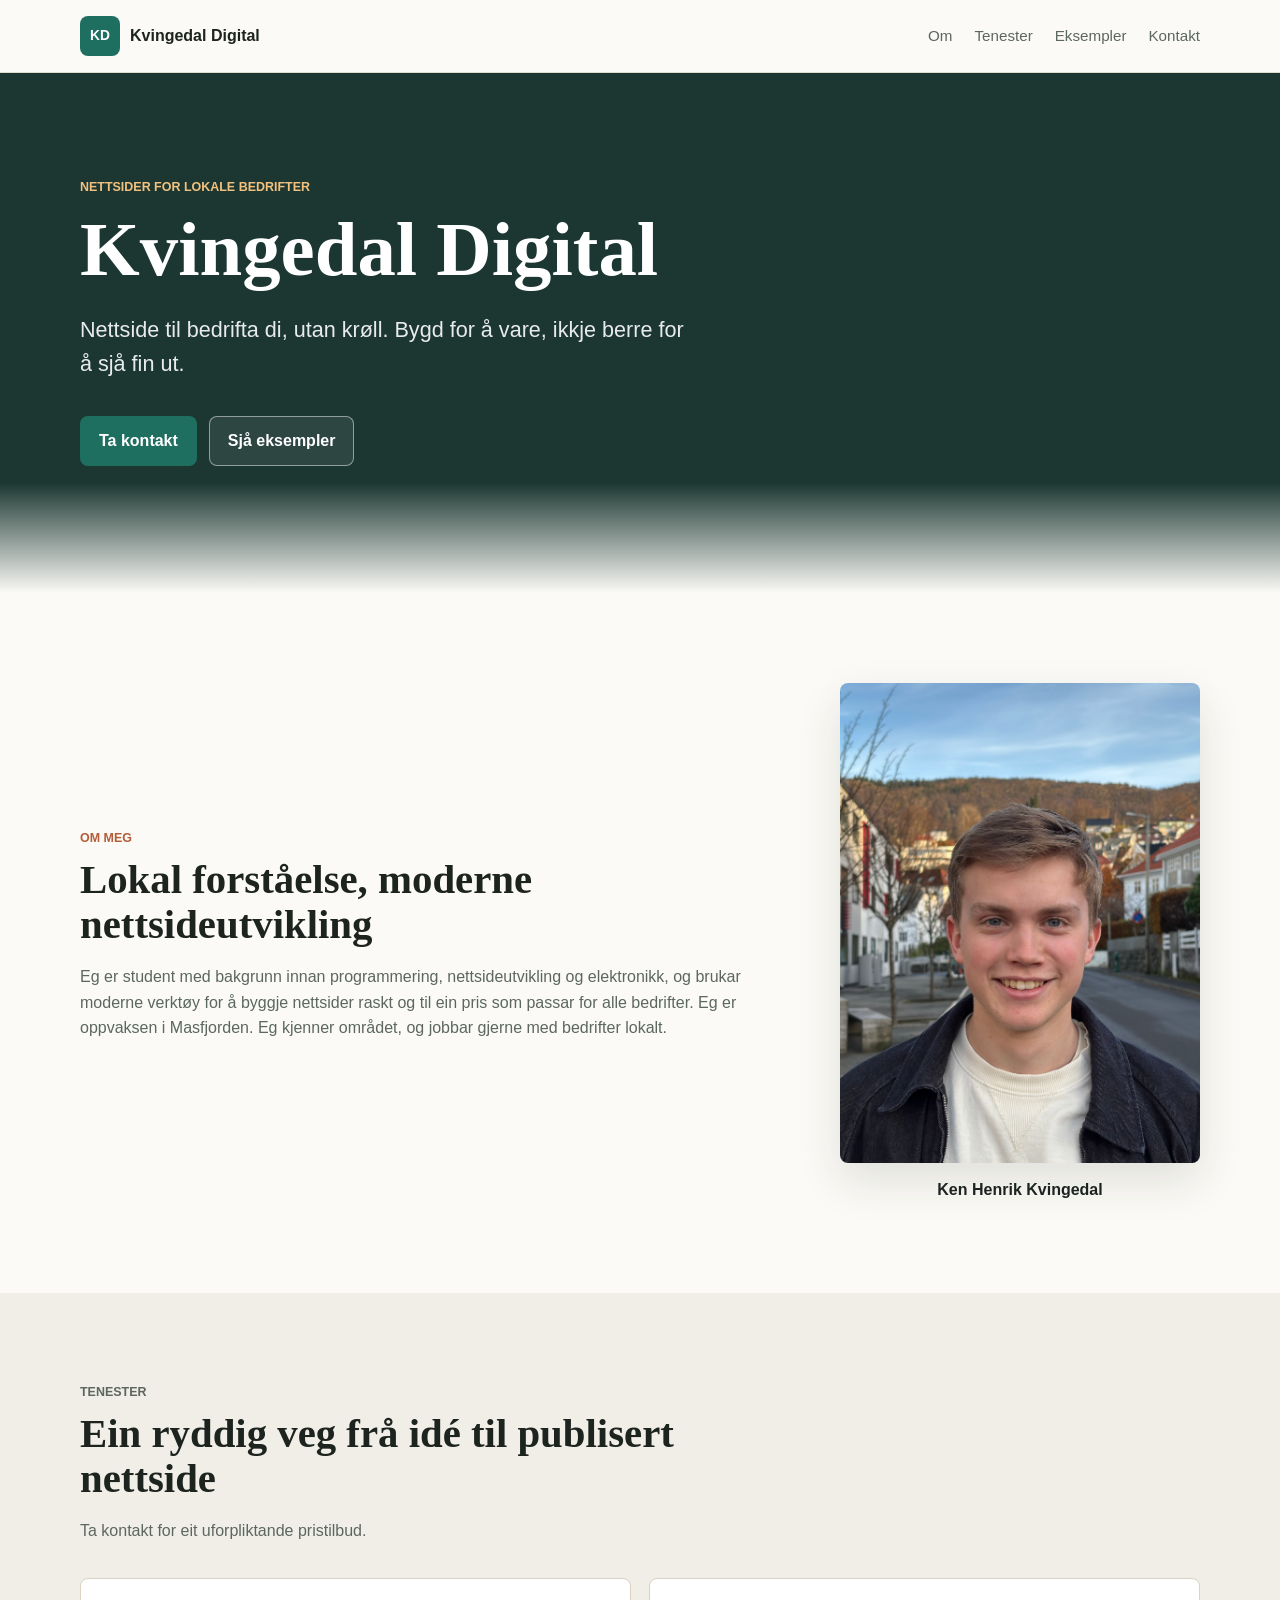
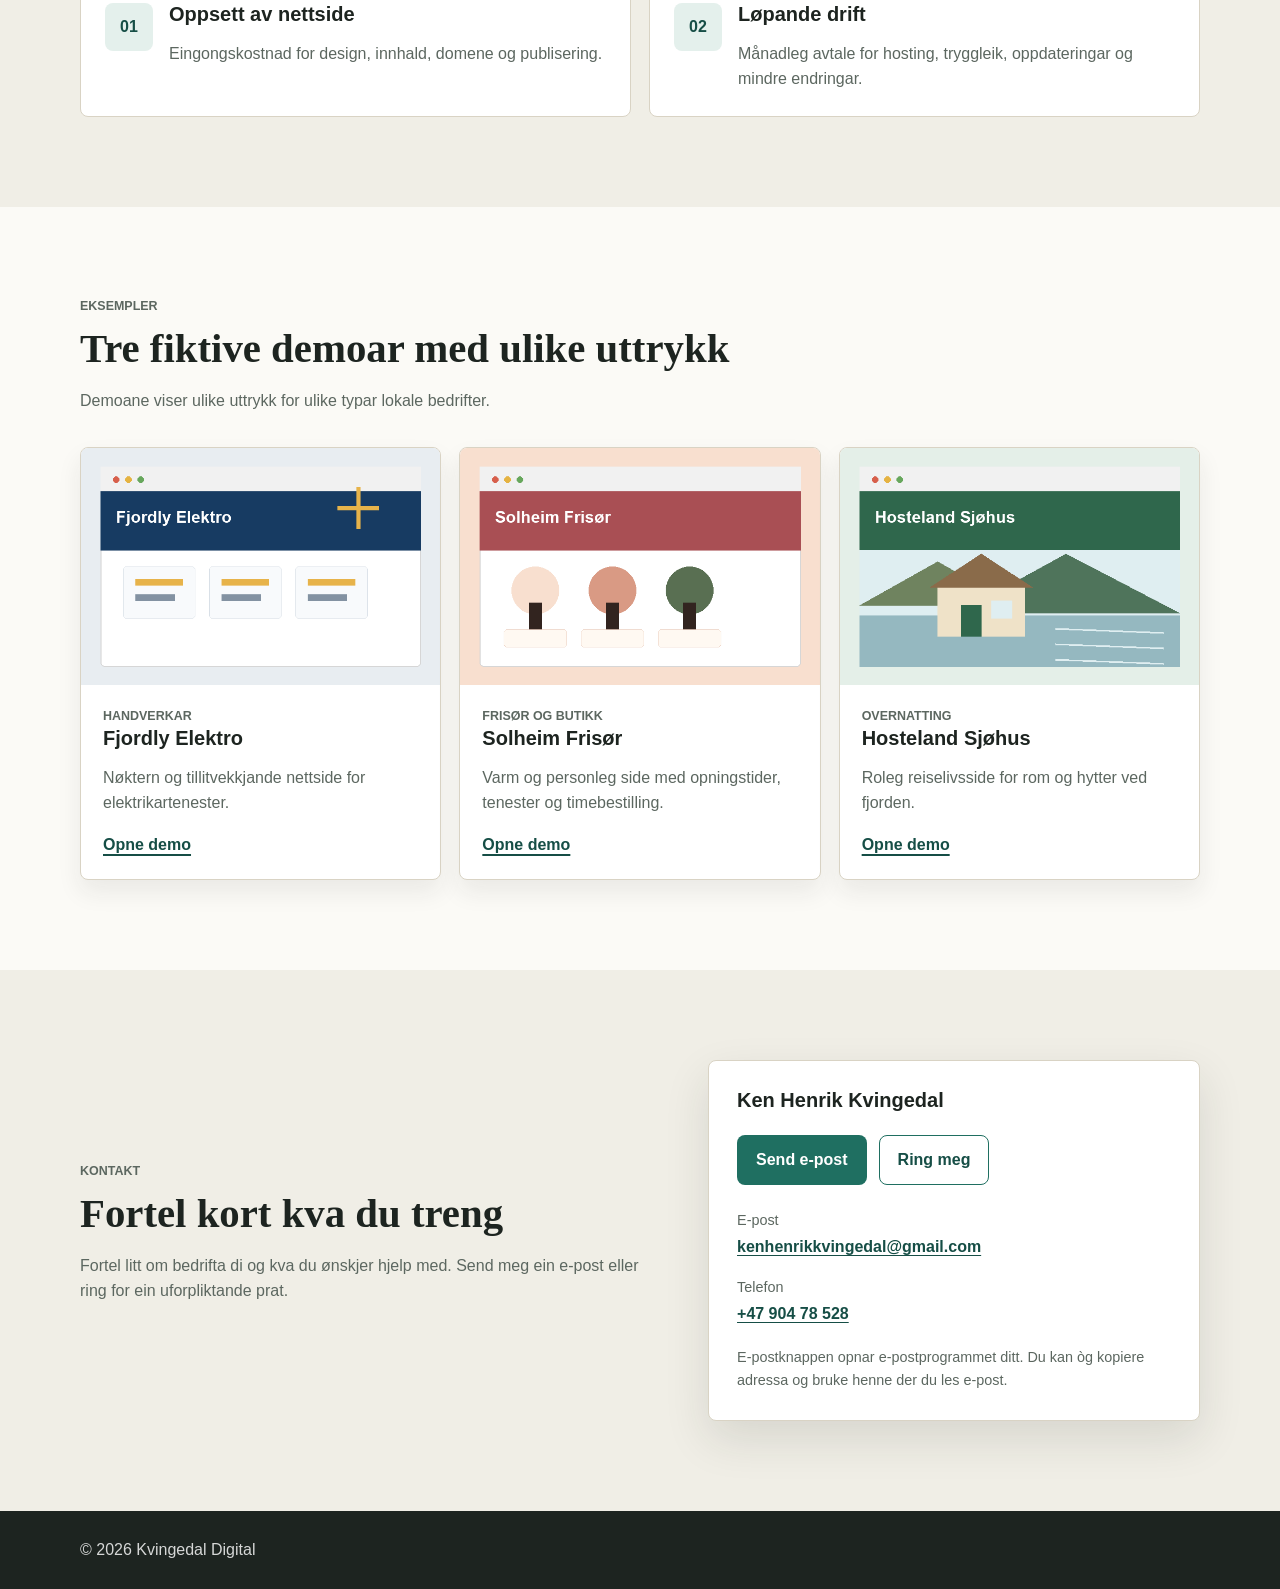
<file: index.html>
<!doctype html>
<html lang="nn">
  <head>
    <meta charset="utf-8">
    <meta name="viewport" content="width=device-width, initial-scale=1">
    <title>Kvingedal Digital | Nettsider for lokale bedrifter</title>
    <meta
      name="description"
      content="Kvingedal Digital byggjer ryddige, raske nettsider for lokale bedrifter i Nordhordland og Bergen."
    >
    <meta property="og:title" content="Kvingedal Digital | Nettsider for lokale bedrifter">
    <meta
      property="og:description"
      content="Nettside til bedrifta di, utan krøll. Bygd for å vare, ikkje berre for å sjå fin ut."
    >
    <meta property="og:type" content="website">
    <meta property="og:image" content="https://elockbuster.github.io/kvingedaldigital/assets/og-kvingedal-digital.png">
    <meta property="og:image:type" content="image/png">
    <meta property="og:image:width" content="1731">
    <meta property="og:image:height" content="909">
    <meta property="og:image:alt" content="Kvingedal Digital – Nettsider for lokale bedrifter">
    <meta property="og:locale" content="nn_NO">
    <link rel="icon" href="./favicon.svg?v=2" type="image/svg+xml">
    <link rel="manifest" href="./site.webmanifest">
    <link rel="stylesheet" href="./styles.css?v=6">
  </head>
  <body>
    <a class="skip-link" href="#innhold">Hopp til innhald</a>

    <header class="site-header">
      <nav class="nav" aria-label="Hovudmeny">
        <a class="brand" href="./" aria-label="Kvingedal Digital heim">
          <span class="brand-mark" aria-hidden="true">KD</span>
          <span>Kvingedal Digital</span>
        </a>
        <button class="nav-toggle" type="button" aria-expanded="false" aria-controls="nav-links">
          <span class="sr-only">Opne meny</span>
          <span aria-hidden="true"></span>
          <span aria-hidden="true"></span>
          <span aria-hidden="true"></span>
        </button>
        <div class="nav-links" id="nav-links">
          <a href="#om">Om</a>
          <a href="#tjenester">Tenester</a>
          <a href="#eksempler">Eksempler</a>
          <a href="#kontakt">Kontakt</a>
        </div>
      </nav>
    </header>

    <main id="innhold">
      <section class="hero" aria-labelledby="hero-title">
        <div class="container hero-inner">
          <p class="eyebrow">Nettsider for lokale bedrifter</p>
          <h1 id="hero-title">Kvingedal Digital</h1>
          <p class="hero-text">
            Nettside til bedrifta di, utan krøll. Bygd for å vare, ikkje berre for å sjå fin ut.
          </p>
          <div class="hero-actions">
            <a class="button primary" href="#kontakt">Ta kontakt</a>
            <a class="button secondary" href="#eksempler">Sjå eksempler</a>
          </div>
        </div>
      </section>

      <section class="intro-band" id="om" aria-labelledby="om-title">
        <div class="container intro-content">
          <div>
            <p class="section-label">Om meg</p>
            <h2 id="om-title">Lokal forståelse, moderne nettsideutvikling</h2>
            <p>
              Eg er student med bakgrunn innan programmering, nettsideutvikling og elektronikk,
              og brukar moderne verktøy for å byggje nettsider raskt og til ein pris som passar
              for alle bedrifter. Eg er oppvaksen i Masfjorden. Eg kjenner området,
              og jobbar gjerne med bedrifter lokalt.
            </p>
          </div>
          <figure class="portrait-figure">
            <img
              class="portrait"
              src="./assets/portrett.jpeg"
              alt="Portrett av Ken Henrik Kvingedal"
              width="3074"
              height="4098"
              loading="lazy"
              decoding="async"
            >
            <figcaption>Ken Henrik Kvingedal</figcaption>
          </figure>
        </div>
      </section>

      <section class="services-section" id="tjenester" aria-labelledby="tjenester-title">
        <div class="container">
          <div class="section-heading">
            <p class="section-label">Tenester</p>
            <h2 id="tjenester-title">Ein ryddig veg frå idé til publisert nettside</h2>
            <p>Ta kontakt for eit uforpliktande pristilbud.</p>
          </div>

          <div class="service-list">
            <article class="service-item">
              <div class="service-icon" aria-hidden="true">01</div>
              <div>
                <h3>Oppsett av nettside</h3>
                <p>Eingongskostnad for design, innhald, domene og publisering.</p>
              </div>
            </article>
            <article class="service-item">
              <div class="service-icon" aria-hidden="true">02</div>
              <div>
                <h3>Løpande drift</h3>
                <p>Månadleg avtale for hosting, tryggleik, oppdateringar og mindre endringar.</p>
              </div>
            </article>
          </div>
        </div>
      </section>

      <section class="examples-section" id="eksempler" aria-labelledby="eksempler-title">
        <div class="container">
          <div class="section-heading">
            <p class="section-label">Eksempler</p>
            <h2 id="eksempler-title">Tre fiktive demoar med ulike uttrykk</h2>
            <p>Demoane viser ulike uttrykk for ulike typar lokale bedrifter.</p>
          </div>

          <div class="demo-grid">
            <article class="demo-card">
              <img src="./assets/demo-handverker.png" alt="Førehandsvising av demo for Fjordly Elektro" width="700" height="460">
              <div class="demo-card-body">
                <p class="demo-type">Handverkar</p>
                <h3>Fjordly Elektro</h3>
                <p>Nøktern og tillitvekkjande nettside for elektrikartenester.</p>
                <a class="text-link" href="./demo/handverker.html" target="_blank" rel="noopener">Opne demo</a>
              </div>
            </article>
            <article class="demo-card">
              <img src="./assets/demo-frisor.png" alt="Førehandsvising av demo for Solheim Frisør" width="700" height="460">
              <div class="demo-card-body">
                <p class="demo-type">Frisør og butikk</p>
                <h3>Solheim Frisør</h3>
                <p>Varm og personleg side med opningstider, tenester og timebestilling.</p>
                <a class="text-link" href="./demo/frisor.html" target="_blank" rel="noopener">Opne demo</a>
              </div>
            </article>
            <article class="demo-card">
              <img src="./assets/demo-overnatting.png" alt="Førehandsvising av demo for Hosteland Sjøhus" width="700" height="460">
              <div class="demo-card-body">
                <p class="demo-type">Overnatting</p>
                <h3>Hosteland Sjøhus</h3>
                <p>Roleg reiselivsside for rom og hytter ved fjorden.</p>
                <a class="text-link" href="./demo/overnatting.html" target="_blank" rel="noopener">Opne demo</a>
              </div>
            </article>
          </div>
        </div>
      </section>

      <section class="contact-section" id="kontakt" aria-labelledby="kontakt-title">
        <div class="container contact-grid">
          <div>
            <p class="section-label">Kontakt</p>
            <h2 id="kontakt-title">Fortel kort kva du treng</h2>
            <p>
              Fortel litt om bedrifta di og kva du ønskjer hjelp med.
              Send meg ein e-post eller ring for ein uforpliktande prat.
            </p>
          </div>

          <div class="contact-card">
            <h3>Ken Henrik Kvingedal</h3>
            <div class="contact-actions">
              <a class="button primary" href="mailto:kenhenrikkvingedal@gmail.com">Send e-post</a>
              <a class="button outline" href="tel:+4790478528">Ring meg</a>
            </div>
            <dl class="contact-details">
              <div>
                <dt>E-post</dt>
                <dd><a href="mailto:kenhenrikkvingedal@gmail.com">kenhenrikkvingedal@gmail.com</a></dd>
              </div>
              <div>
                <dt>Telefon</dt>
                <dd><a href="tel:+4790478528">+47 904 78 528</a></dd>
              </div>
            </dl>
            <p class="contact-note">E-postknappen opnar e-postprogrammet ditt. Du kan òg kopiere adressa og bruke henne der du les e-post.</p>
          </div>
        </div>
      </section>
    </main>

    <footer class="footer">
      <div class="container footer-inner">
        <p>© 2026 Kvingedal Digital</p>
      </div>
    </footer>

    <script src="./script.js?v=3"></script>
  </body>
</html>
</file>
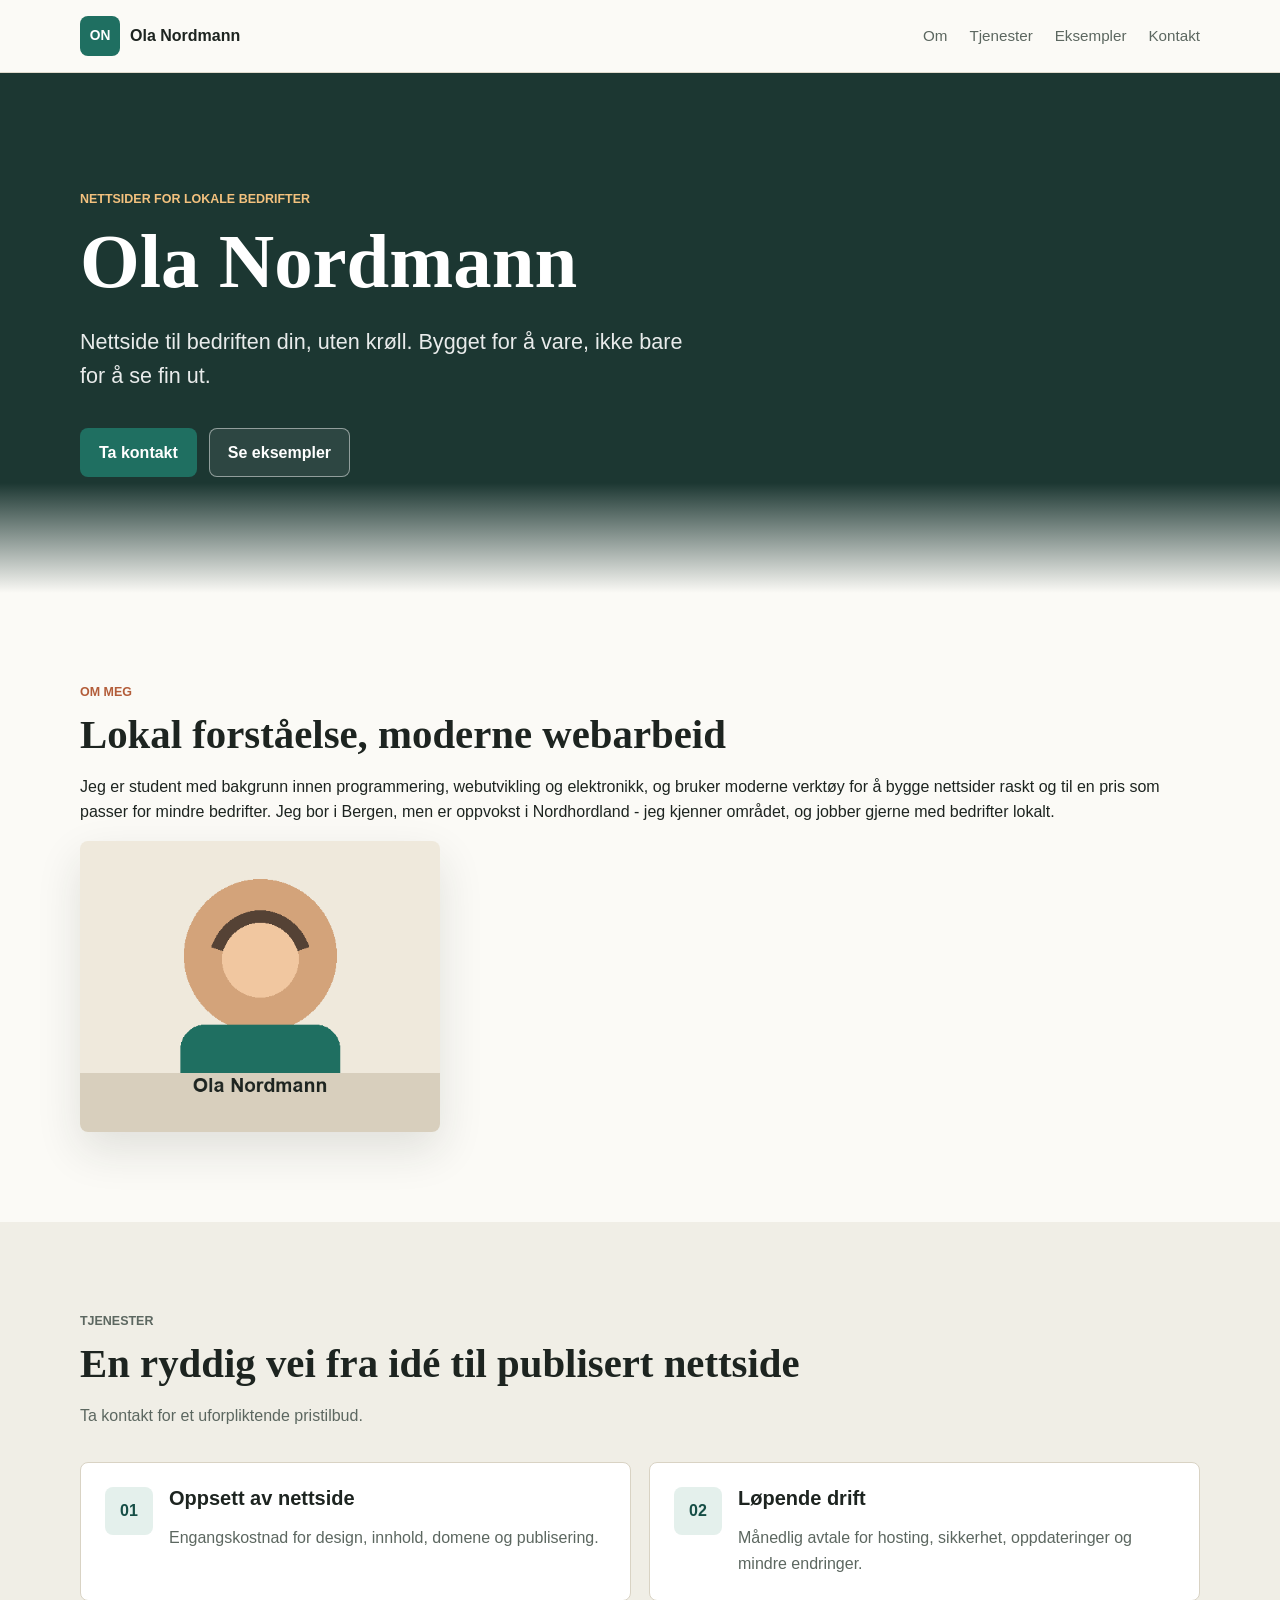
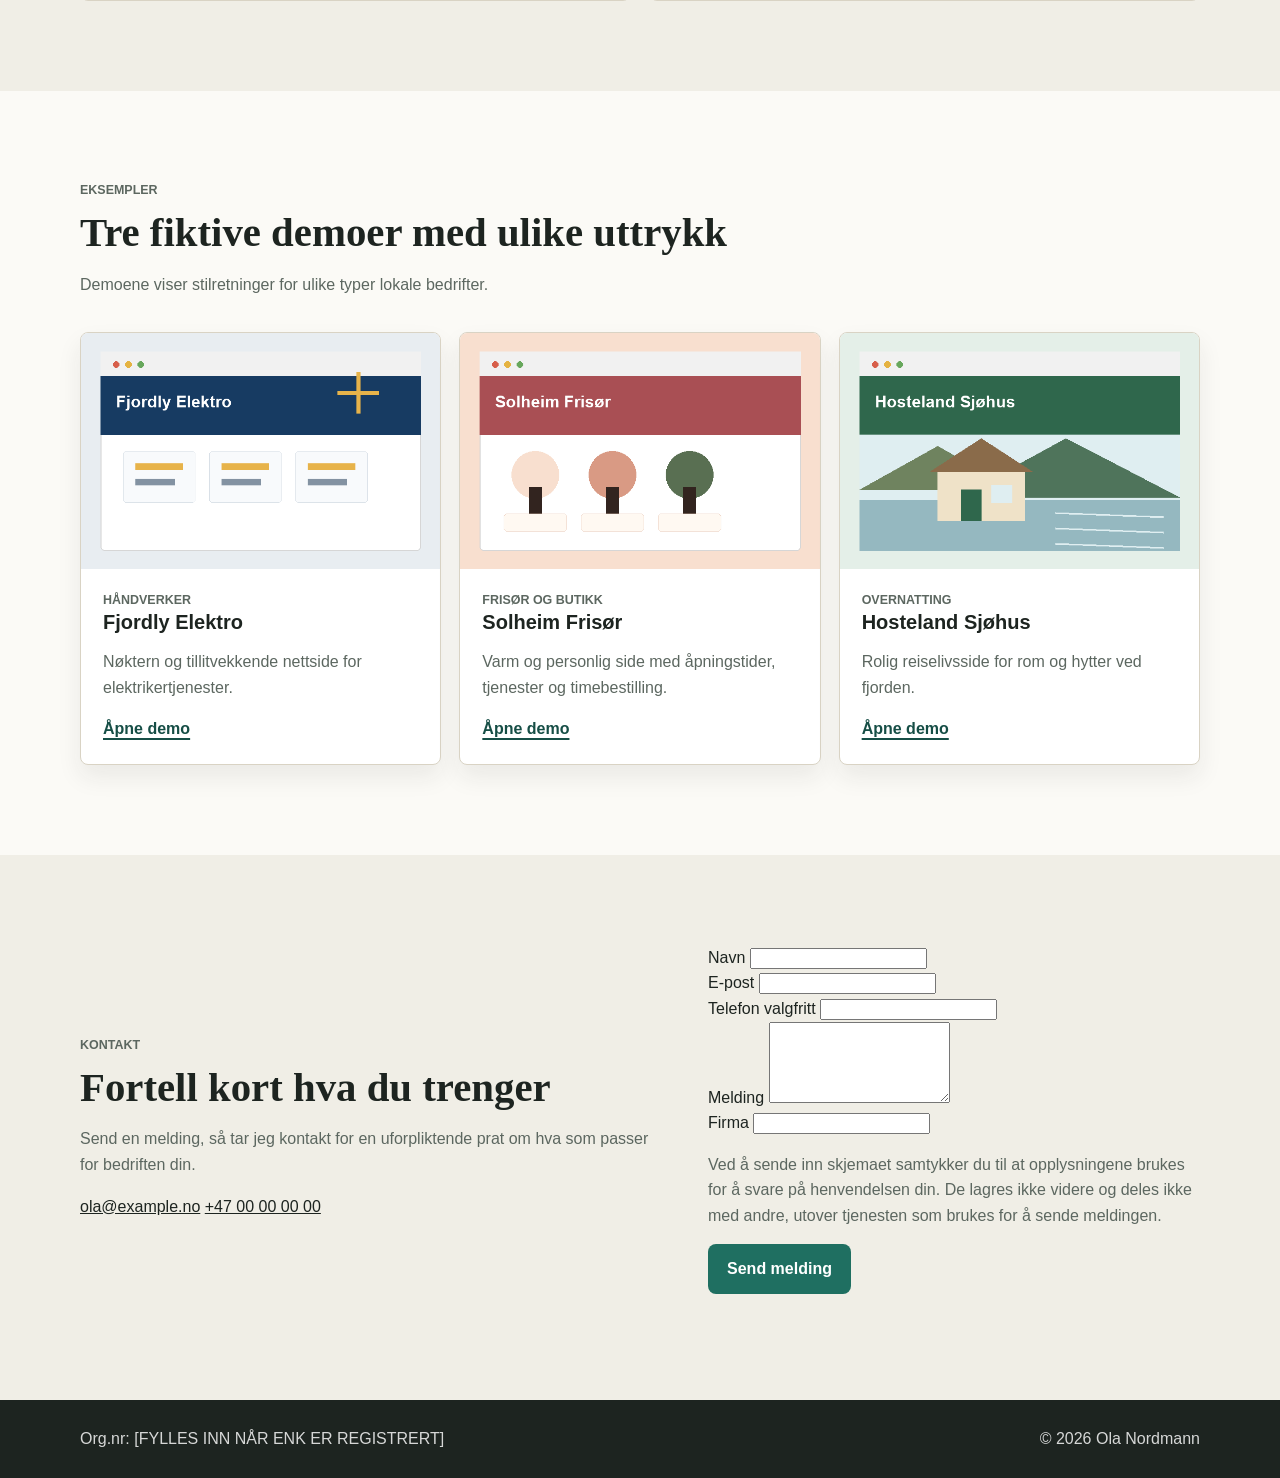
<file: main.html>
<!doctype html>
<html lang="no">
  <head>
    <meta charset="utf-8">
    <meta name="viewport" content="width=device-width, initial-scale=1">
    <title>Ola Nordmann | Nettsider for lokale bedrifter</title>
    <meta
      name="description"
      content="Ola Nordmann bygger ryddige, raske nettsider for lokale bedrifter i Nordhordland og Bergen."
    >
    <meta property="og:title" content="Ola Nordmann | Nettsider for lokale bedrifter">
    <meta
      property="og:description"
      content="Nettside til bedriften din, uten krøll. Bygget for å vare, ikke bare for å se fin ut."
    >
    <meta property="og:type" content="website">
    <meta property="og:image" content="/assets/og-image.png">
    <meta property="og:locale" content="nb_NO">
    <link rel="icon" href="/favicon.svg" type="image/svg+xml">
    <link rel="manifest" href="/site.webmanifest">
    <link rel="stylesheet" href="/styles.css?v=1">
  </head>
  <body>
    <a class="skip-link" href="#innhold">Hopp til innhold</a>

    <header class="site-header">
      <nav class="nav" aria-label="Hovedmeny">
        <a class="brand" href="/" aria-label="Ola Nordmann hjem">
          <span class="brand-mark" aria-hidden="true">ON</span>
          <span>Ola Nordmann</span>
        </a>
        <button class="nav-toggle" type="button" aria-expanded="false" aria-controls="nav-links">
          <span class="sr-only">Åpne meny</span>
          <span aria-hidden="true"></span>
          <span aria-hidden="true"></span>
          <span aria-hidden="true"></span>
        </button>
        <div class="nav-links" id="nav-links">
          <a href="#om">Om</a>
          <a href="#tjenester">Tjenester</a>
          <a href="#eksempler">Eksempler</a>
          <a href="#kontakt">Kontakt</a>
        </div>
      </nav>
    </header>

    <main id="innhold">
      <section class="hero" aria-labelledby="hero-title">
        <div class="hero-bg" aria-hidden="true"></div>
        <div class="container hero-inner">
          <p class="eyebrow">Nettsider for lokale bedrifter</p>
          <h1 id="hero-title">Ola Nordmann</h1>
          <p class="hero-text">
            Nettside til bedriften din, uten krøll. Bygget for å vare, ikke bare for å se fin ut.
          </p>
          <div class="hero-actions">
            <a class="button primary" href="#kontakt">Ta kontakt</a>
            <a class="button secondary" href="#eksempler">Se eksempler</a>
          </div>
        </div>
      </section>

      <section class="intro-band" id="om" aria-labelledby="om-title">
        <div class="container intro-grid">
          <div>
            <p class="section-label">Om meg</p>
            <h2 id="om-title">Lokal forståelse, moderne webarbeid</h2>
            <p>
              Jeg er student med bakgrunn innen programmering, webutvikling og elektronikk,
              og bruker moderne verktøy for å bygge nettsider raskt og til en pris som passer
              for mindre bedrifter. Jeg bor i Bergen, men er oppvokst i Nordhordland - jeg
              kjenner området, og jobber gjerne med bedrifter lokalt.
            </p>
          </div>
          <img
            class="portrait"
            src="/assets/profile-placeholder.png"
            alt="Illustrert profilplassholder for Ola Nordmann"
            width="520"
            height="420"
          >
        </div>
      </section>

      <section class="services-section" id="tjenester" aria-labelledby="tjenester-title">
        <div class="container">
          <div class="section-heading">
            <p class="section-label">Tjenester</p>
            <h2 id="tjenester-title">En ryddig vei fra idé til publisert nettside</h2>
            <p>Ta kontakt for et uforpliktende pristilbud.</p>
          </div>

          <div class="service-list">
            <article class="service-item">
              <div class="service-icon" aria-hidden="true">01</div>
              <div>
                <h3>Oppsett av nettside</h3>
                <p>Engangskostnad for design, innhold, domene og publisering.</p>
              </div>
            </article>
            <article class="service-item">
              <div class="service-icon" aria-hidden="true">02</div>
              <div>
                <h3>Løpende drift</h3>
                <p>Månedlig avtale for hosting, sikkerhet, oppdateringer og mindre endringer.</p>
              </div>
            </article>
          </div>
        </div>
      </section>

      <section class="examples-section" id="eksempler" aria-labelledby="eksempler-title">
        <div class="container">
          <div class="section-heading">
            <p class="section-label">Eksempler</p>
            <h2 id="eksempler-title">Tre fiktive demoer med ulike uttrykk</h2>
            <p>Demoene viser stilretninger for ulike typer lokale bedrifter.</p>
          </div>

          <div class="demo-grid">
            <article class="demo-card">
              <img src="/assets/demo-handverker.png" alt="Forhåndsvisning av demo for Fjordly Elektro" width="700" height="460">
              <div class="demo-card-body">
                <p class="demo-type">Håndverker</p>
                <h3>Fjordly Elektro</h3>
                <p>Nøktern og tillitvekkende nettside for elektrikertjenester.</p>
                <a class="text-link" href="/demo/handverker.html" target="_blank" rel="noopener">Åpne demo</a>
              </div>
            </article>
            <article class="demo-card">
              <img src="/assets/demo-frisor.png" alt="Forhåndsvisning av demo for Solheim Frisør" width="700" height="460">
              <div class="demo-card-body">
                <p class="demo-type">Frisør og butikk</p>
                <h3>Solheim Frisør</h3>
                <p>Varm og personlig side med åpningstider, tjenester og timebestilling.</p>
                <a class="text-link" href="/demo/frisor.html" target="_blank" rel="noopener">Åpne demo</a>
              </div>
            </article>
            <article class="demo-card">
              <img src="/assets/demo-overnatting.png" alt="Forhåndsvisning av demo for Hosteland Sjøhus" width="700" height="460">
              <div class="demo-card-body">
                <p class="demo-type">Overnatting</p>
                <h3>Hosteland Sjøhus</h3>
                <p>Rolig reiselivsside for rom og hytter ved fjorden.</p>
                <a class="text-link" href="/demo/overnatting.html" target="_blank" rel="noopener">Åpne demo</a>
              </div>
            </article>
          </div>
        </div>
      </section>

      <section class="contact-section" id="kontakt" aria-labelledby="kontakt-title">
        <div class="container contact-grid">
          <div>
            <p class="section-label">Kontakt</p>
            <h2 id="kontakt-title">Fortell kort hva du trenger</h2>
            <p>
              Send en melding, så tar jeg kontakt for en uforpliktende prat om hva som passer
              for bedriften din.
            </p>
            <div class="contact-lines" aria-label="Kontaktinformasjon">
              <a href="mailto:ola@example.no">ola@example.no</a>
              <a href="tel:+4700000000">+47 00 00 00 00</a>
            </div>
          </div>

          <form class="contact-form" id="contact-form" novalidate>
            <div class="form-row">
              <label for="name">Navn</label>
              <input id="name" name="name" type="text" autocomplete="name" required>
            </div>
            <div class="form-row">
              <label for="email">E-post</label>
              <input id="email" name="email" type="email" autocomplete="email" required>
            </div>
            <div class="form-row">
              <label for="phone">Telefon <span>valgfritt</span></label>
              <input id="phone" name="phone" type="tel" autocomplete="tel">
            </div>
            <div class="form-row">
              <label for="message">Melding</label>
              <textarea id="message" name="message" rows="5" required></textarea>
            </div>
            <div class="honeypot" aria-hidden="true">
              <label for="company">Firma</label>
              <input id="company" name="company" type="text" tabindex="-1" autocomplete="off">
            </div>
            <p class="privacy">
              Ved å sende inn skjemaet samtykker du til at opplysningene brukes for å svare
              på henvendelsen din. De lagres ikke videre og deles ikke med andre, utover
              tjenesten som brukes for å sende meldingen.
            </p>
            <button class="button primary" type="submit">Send melding</button>
            <p class="form-status" id="form-status" role="status" aria-live="polite"></p>
          </form>
        </div>
      </section>
    </main>

    <footer class="footer">
      <div class="container footer-inner">
        <p>Org.nr: [FYLLES INN NÅR ENK ER REGISTRERT]</p>
        <p>© 2026 Ola Nordmann</p>
      </div>
    </footer>

    <script src="/script.js?v=1"></script>
  </body>
</html>
</file>
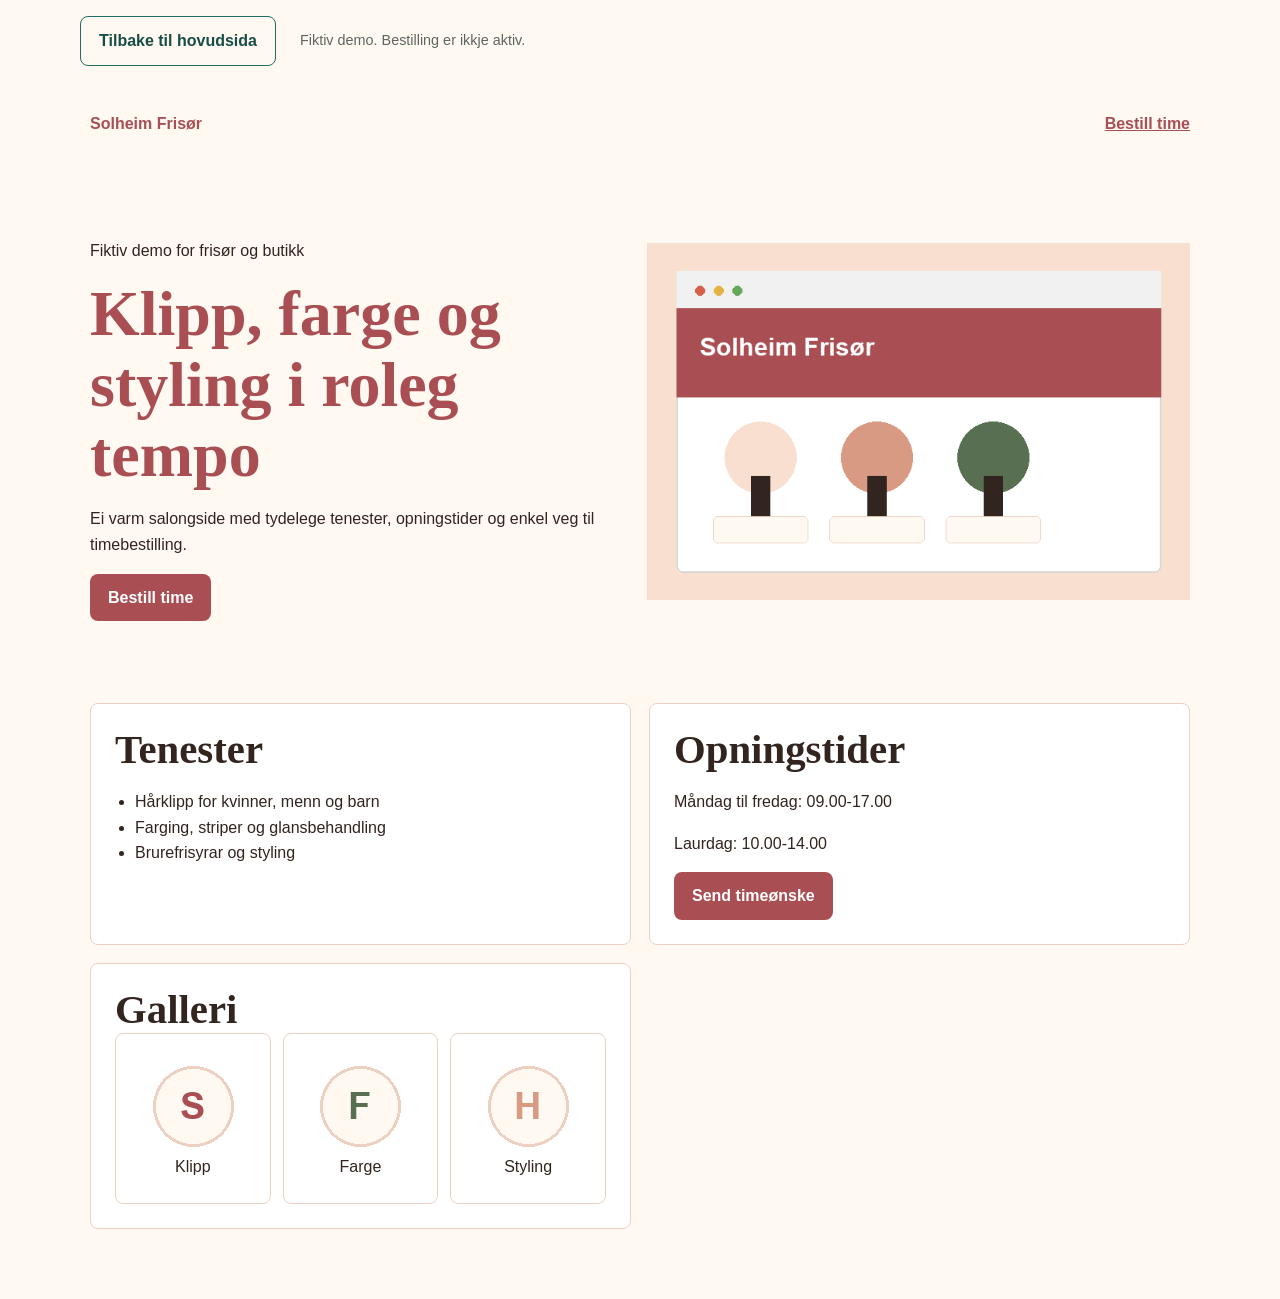
<file: demo/frisor.html>
<!doctype html>
<html lang="nn">
  <head>
    <meta charset="utf-8">
    <meta name="viewport" content="width=device-width, initial-scale=1">
    <title>Solheim Frisør | Fiktiv demo</title>
    <meta name="description" content="Fiktiv demo for frisør med tenester, opningstider og timebestilling.">
    <link rel="icon" href="../favicon.svg" type="image/svg+xml">
    <link rel="stylesheet" href="../styles.css?v=7">
    <style>
      :root {
        --salon-ink: #32241f;
        --salon-rose: #a94f54;
        --salon-peach: #f8dfcf;
        --salon-cream: #fff9f2;
        --salon-leaf: #596f52;
      }

      body.demo-salon {
        background: var(--salon-cream);
        color: var(--salon-ink);
        font-family: Verdana, Geneva, sans-serif;
      }

      .salon-wrap {
        width: min(1100px, calc(100% - 40px));
        margin-inline: auto;
      }

      .salon-top {
        display: flex;
        justify-content: space-between;
        align-items: center;
        padding: 20px 0;
        color: var(--salon-rose);
        font-weight: 800;
      }

      .salon-hero {
        padding: 56px 0 42px;
      }

      .salon-hero-grid {
        display: grid;
        grid-template-columns: minmax(0, 0.95fr) minmax(280px, 1fr);
        gap: 42px;
        align-items: center;
      }

      .salon-hero h1 {
        color: var(--salon-rose);
        font-family: Georgia, "Times New Roman", serif;
        font-size: 4rem;
      }

      .salon-button {
        display: inline-flex;
        align-items: center;
        min-height: 46px;
        padding: 11px 18px;
        border-radius: 8px;
        background: var(--salon-rose);
        color: #fff;
        font-weight: 800;
        text-decoration: none;
      }

      .salon-blocks {
        display: grid;
        grid-template-columns: 1fr 1fr;
        gap: 18px;
        padding: 40px 0 70px;
      }

      .salon-blocks section,
      .salon-gallery figure {
        background: #fff;
        border: 1px solid #ecd1c2;
        border-radius: 8px;
        padding: 24px;
      }

      .salon-list {
        padding-left: 20px;
      }

      .salon-gallery {
        display: grid;
        grid-template-columns: repeat(3, 1fr);
        gap: 12px;
      }

      .salon-gallery figure {
        margin: 0;
        text-align: center;
      }

      .salon-gallery img {
        margin-inline: auto;
      }

      @media (max-width: 820px) {
        .salon-hero-grid,
        .salon-blocks,
        .salon-gallery {
          grid-template-columns: 1fr;
        }

        .salon-hero h1 {
          font-size: 2.8rem;
        }
      }
    </style>
  </head>
  <body class="demo-salon">
    <nav class="demo-notice" aria-label="Demomeny">
      <a class="button outline" href="../">Tilbake til hovudsida</a>
      <p id="demo-info">Fiktiv demo. Bestilling er ikkje aktiv.</p>
    </nav>
    <header class="salon-top salon-wrap">
      <span>Solheim Frisør</span>
      <button class="demo-booking-link" type="button" disabled aria-describedby="demo-info">Bestill time</button>
    </header>
    <main>
      <section class="salon-hero salon-wrap">
        <div class="salon-hero-grid">
          <div>
            <p>Fiktiv demo for frisør og butikk</p>
            <h1>Klipp, farge og styling i roleg tempo</h1>
            <p>Ei varm salongside med tydelege tenester, opningstider og enkel veg til timebestilling.</p>
            <button class="salon-button" type="button" disabled aria-describedby="demo-info">Bestill time</button>
          </div>
          <img src="../assets/demo-frisor.png" alt="Illustrasjon av frisørside med galleri og timebestilling" width="700" height="460">
        </div>
      </section>

      <div class="salon-blocks salon-wrap">
        <section>
          <h2>Tenester</h2>
          <ul class="salon-list">
            <li>Hårklipp for kvinner, menn og barn</li>
            <li>Farging, striper og glansbehandling</li>
            <li>Brurefrisyrar og styling</li>
          </ul>
        </section>
        <section id="time">
          <h2>Opningstider</h2>
          <p>Måndag til fredag: 09.00-17.00</p>
          <p>Laurdag: 10.00-14.00</p>
          <button class="salon-button" type="button" disabled aria-describedby="demo-info">Send timeønske</button>
        </section>
        <section aria-label="Galleri">
          <h2>Galleri</h2>
          <div class="salon-gallery">
            <figure>
              <img src="../assets/icon-cut.png" alt="Illustrasjon av saks" width="96" height="96">
              <figcaption>Klipp</figcaption>
            </figure>
            <figure>
              <img src="../assets/icon-color.png" alt="Illustrasjon av fargekost" width="96" height="96">
              <figcaption>Farge</figcaption>
            </figure>
            <figure>
              <img src="../assets/icon-style.png" alt="Illustrasjon av hårstyling" width="96" height="96">
              <figcaption>Styling</figcaption>
            </figure>
          </div>
        </section>
      </div>
    </main>
  </body>
</html>
</file>
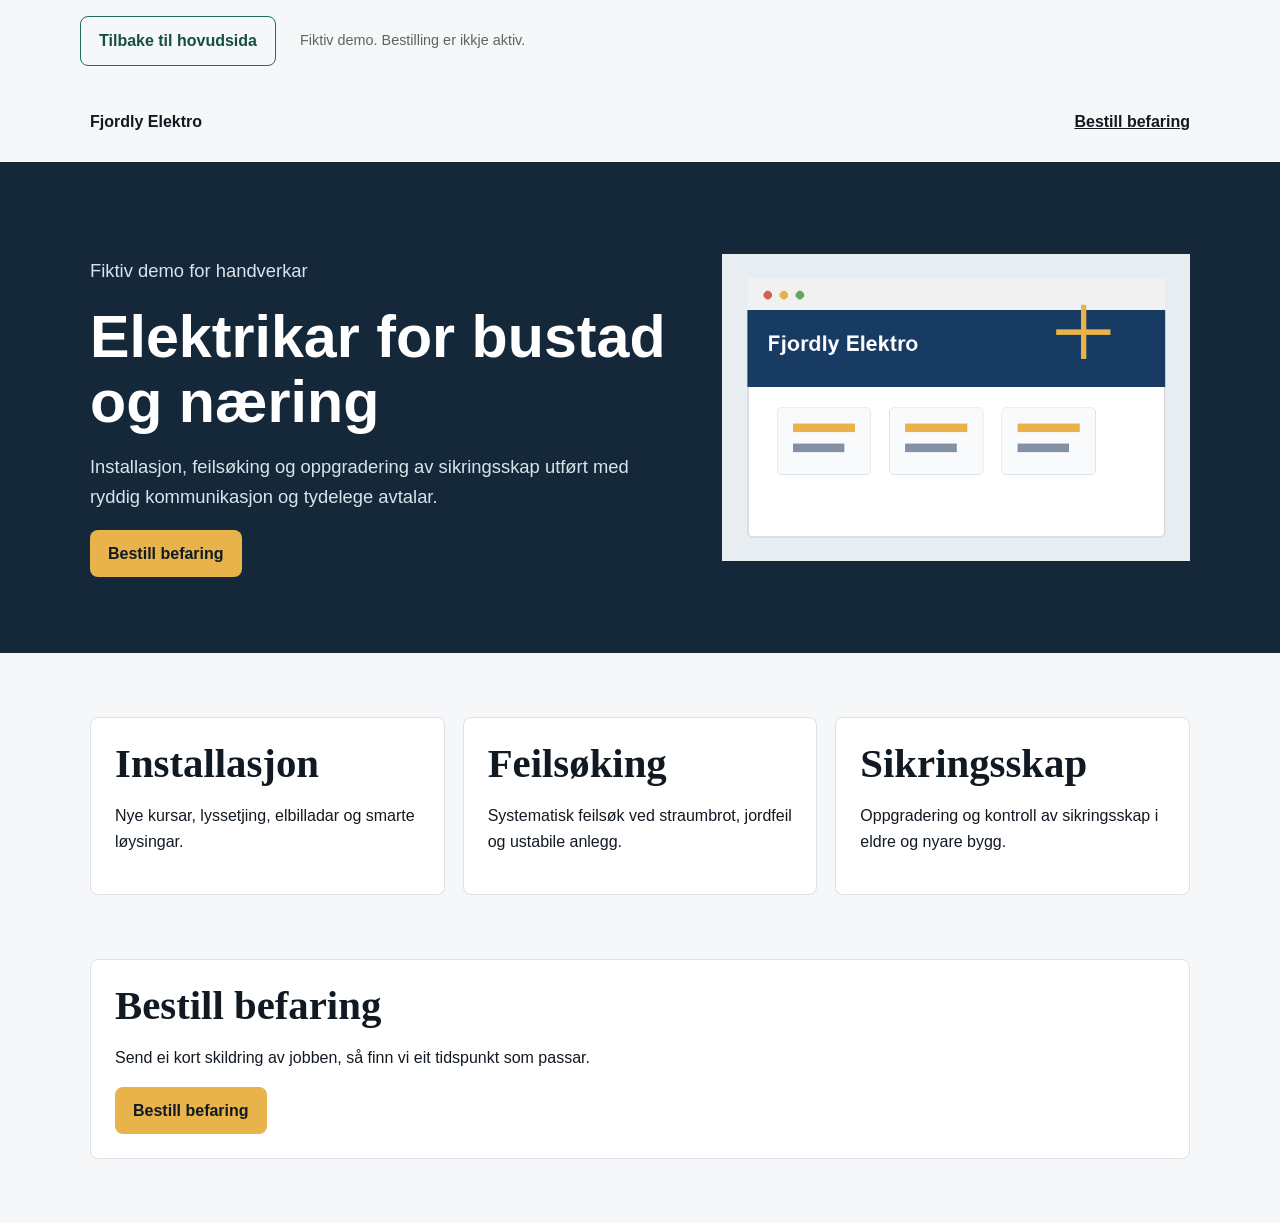
<file: demo/handverker.html>
<!doctype html>
<html lang="nn">
  <head>
    <meta charset="utf-8">
    <meta name="viewport" content="width=device-width, initial-scale=1">
    <title>Fjordly Elektro | Fiktiv demo</title>
    <meta name="description" content="Fiktiv demo for elektrikarbedrift med tenester, befaring og kontakt.">
    <link rel="icon" href="../favicon.svg" type="image/svg+xml">
    <link rel="stylesheet" href="../styles.css?v=7">
    <style>
      :root {
        --demo-ink: #111923;
        --demo-steel: #4b5c6d;
        --demo-blue: #173b62;
        --demo-signal: #e7b34a;
        --demo-bg: #f5f7f8;
      }

      body.demo-electric {
        background: var(--demo-bg);
        color: var(--demo-ink);
        font-family: "Trebuchet MS", Arial, sans-serif;
      }

      .electric-hero {
        background: #15283a;
        color: #fff;
        padding: 76px 0;
      }

      .electric-nav,
      .electric-grid,
      .electric-services,
      .electric-contact {
        width: min(1100px, calc(100% - 40px));
        margin-inline: auto;
      }

      .electric-nav {
        display: flex;
        justify-content: space-between;
        align-items: center;
        padding: 18px 0;
        font-weight: 800;
      }

      .electric-grid {
        display: grid;
        grid-template-columns: minmax(0, 1fr) minmax(280px, 0.8fr);
        gap: 48px;
        align-items: center;
      }

      .electric-hero h1 {
        font-family: "Trebuchet MS", Arial, sans-serif;
        font-size: 3.7rem;
      }

      .electric-hero p {
        max-width: 620px;
        color: #d9e3ec;
        font-size: 1.15rem;
      }

      .electric-panel {
        background: #fff;
        color: var(--demo-ink);
        border-radius: 8px;
        padding: 28px;
        border-top: 6px solid var(--demo-signal);
      }

      .electric-services {
        display: grid;
        grid-template-columns: repeat(3, minmax(0, 1fr));
        gap: 18px;
        padding: 64px 0;
      }

      .electric-services article,
      .electric-contact {
        background: #fff;
        border: 1px solid #dce2e7;
        border-radius: 8px;
        padding: 24px;
      }

      .electric-contact {
        margin-bottom: 64px;
      }

      .electric-button {
        display: inline-flex;
        min-height: 46px;
        align-items: center;
        padding: 11px 18px;
        border-radius: 8px;
        background: var(--demo-signal);
        color: #111923;
        font-weight: 900;
        text-decoration: none;
      }

      @media (max-width: 800px) {
        .electric-grid,
        .electric-services {
          grid-template-columns: 1fr;
        }

        .electric-hero h1 {
          font-size: 2.7rem;
        }
      }
    </style>
  </head>
  <body class="demo-electric">
    <nav class="demo-notice" aria-label="Demomeny">
      <a class="button outline" href="../">Tilbake til hovudsida</a>
      <p id="demo-info">Fiktiv demo. Bestilling er ikkje aktiv.</p>
    </nav>
    <header class="electric-nav">
      <span>Fjordly Elektro</span>
      <button class="demo-booking-link" type="button" disabled aria-describedby="demo-info">Bestill befaring</button>
    </header>
    <main>
      <section class="electric-hero">
        <div class="electric-grid">
          <div>
            <p>Fiktiv demo for handverkar</p>
            <h1>Elektrikar for bustad og næring</h1>
            <p>Installasjon, feilsøking og oppgradering av sikringsskap utført med ryddig kommunikasjon og tydelege avtalar.</p>
            <button class="electric-button" type="button" disabled aria-describedby="demo-info">Bestill befaring</button>
          </div>
          <img src="../assets/demo-handverker.png" alt="Illustrasjon av nettsidedesign for elektrikar" width="700" height="460">
        </div>
      </section>

      <section class="electric-services" aria-label="Tenester">
        <article>
          <h2>Installasjon</h2>
          <p>Nye kursar, lyssetjing, elbilladar og smarte løysingar.</p>
        </article>
        <article>
          <h2>Feilsøking</h2>
          <p>Systematisk feilsøk ved straumbrot, jordfeil og ustabile anlegg.</p>
        </article>
        <article>
          <h2>Sikringsskap</h2>
          <p>Oppgradering og kontroll av sikringsskap i eldre og nyare bygg.</p>
        </article>
      </section>

      <section class="electric-contact" id="befaring">
        <h2>Bestill befaring</h2>
        <p>Send ei kort skildring av jobben, så finn vi eit tidspunkt som passar.</p>
        <button class="electric-button" type="button" disabled aria-describedby="demo-info">Bestill befaring</button>
      </section>
    </main>
  </body>
</html>
</file>
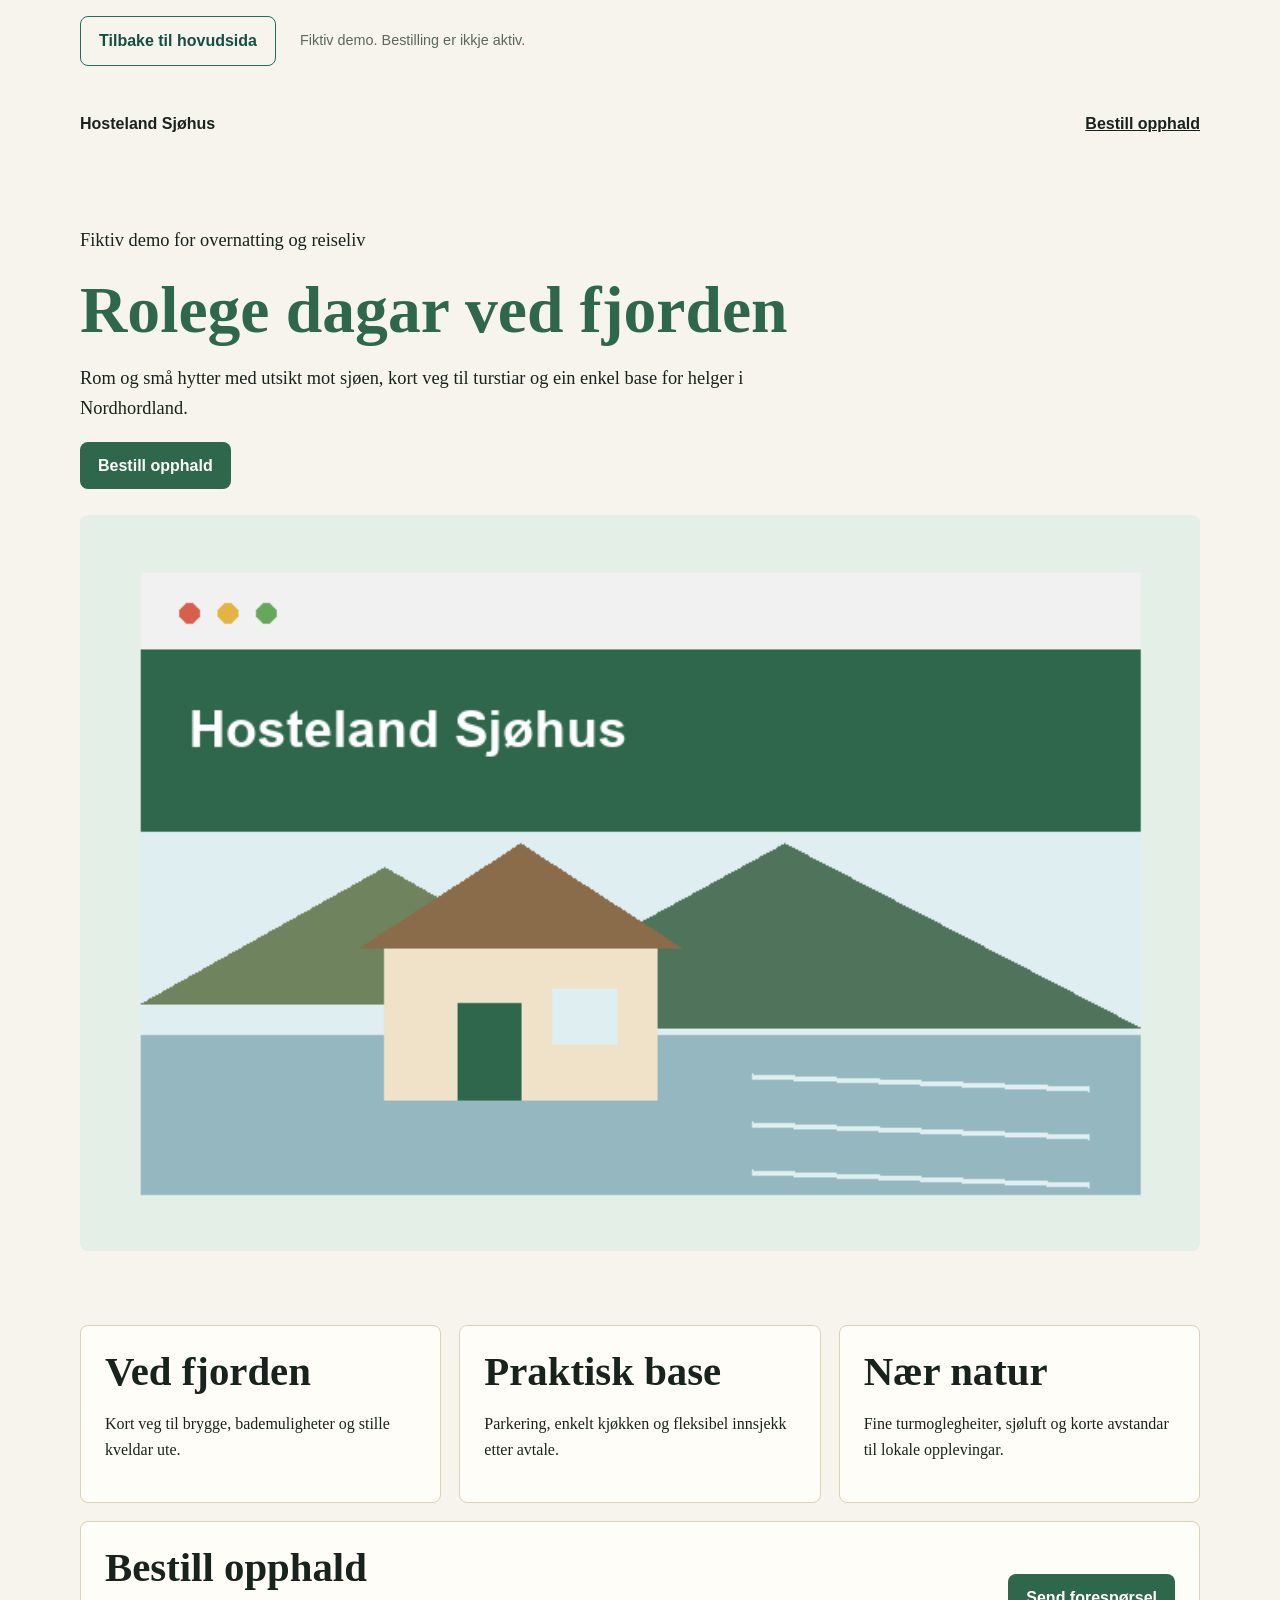
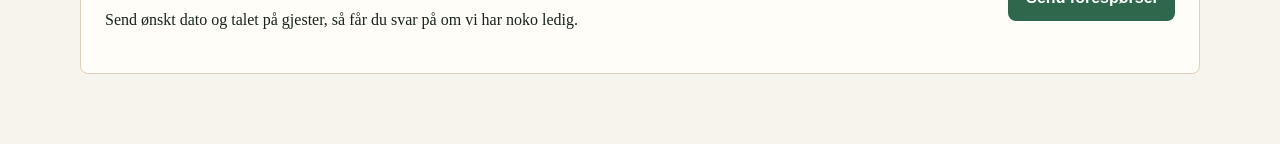
<file: demo/overnatting.html>
<!doctype html>
<html lang="nn">
  <head>
    <meta charset="utf-8">
    <meta name="viewport" content="width=device-width, initial-scale=1">
    <title>Hosteland Sjøhus | Fiktiv demo</title>
    <meta name="description" content="Fiktiv demo for overnatting ved fjorden med fasilitetar og bestilling.">
    <link rel="icon" href="../favicon.svg" type="image/svg+xml">
    <link rel="stylesheet" href="../styles.css?v=7">
    <style>
      :root {
        --stay-ink: #17231c;
        --stay-green: #2f674c;
        --stay-moss: #6f835f;
        --stay-sand: #efe2c8;
        --stay-sky: #dfeef1;
      }

      body.demo-stay {
        background: #f7f4ed;
        color: var(--stay-ink);
        font-family: "Palatino Linotype", Palatino, serif;
      }

      .stay-wrap {
        width: min(1120px, calc(100% - 40px));
        margin-inline: auto;
      }

      .stay-nav {
        display: flex;
        justify-content: space-between;
        align-items: center;
        padding: 20px 0;
        font-family: Arial, Helvetica, sans-serif;
        font-weight: 800;
      }

      .stay-hero {
        padding: 42px 0 30px;
      }

      .stay-hero img {
        width: 100%;
        border-radius: 8px;
        margin-top: 26px;
      }

      .stay-hero h1 {
        max-width: 880px;
        color: var(--stay-green);
        font-size: 4.1rem;
      }

      .stay-hero p {
        max-width: 680px;
        font-size: 1.15rem;
      }

      .stay-button {
        display: inline-flex;
        align-items: center;
        min-height: 46px;
        padding: 11px 18px;
        border-radius: 8px;
        background: var(--stay-green);
        color: #fff;
        font-family: Arial, Helvetica, sans-serif;
        font-weight: 800;
        text-decoration: none;
      }

      .stay-info {
        display: grid;
        grid-template-columns: 1fr 1fr 1fr;
        gap: 18px;
        padding: 44px 0 70px;
      }

      .stay-info article,
      .stay-booking {
        background: #fffdf7;
        border: 1px solid #ddd1b8;
        border-radius: 8px;
        padding: 24px;
      }

      .stay-booking {
        grid-column: span 3;
        display: flex;
        justify-content: space-between;
        align-items: center;
        gap: 22px;
      }

      @media (max-width: 820px) {
        .stay-info,
        .stay-booking {
          display: grid;
          grid-template-columns: 1fr;
        }

        .stay-booking {
          grid-column: auto;
        }

        .stay-hero h1 {
          font-size: 2.8rem;
        }
      }
    </style>
  </head>
  <body class="demo-stay">
    <nav class="demo-notice" aria-label="Demomeny">
      <a class="button outline" href="../">Tilbake til hovudsida</a>
      <p id="demo-info">Fiktiv demo. Bestilling er ikkje aktiv.</p>
    </nav>
    <header class="stay-nav stay-wrap">
      <span>Hosteland Sjøhus</span>
      <button class="demo-booking-link" type="button" disabled aria-describedby="demo-info">Bestill opphald</button>
    </header>
    <main>
      <section class="stay-hero stay-wrap">
        <p>Fiktiv demo for overnatting og reiseliv</p>
        <h1>Rolege dagar ved fjorden</h1>
        <p>Rom og små hytter med utsikt mot sjøen, kort veg til turstiar og ein enkel base for helger i Nordhordland.</p>
        <button class="stay-button" type="button" disabled aria-describedby="demo-info">Bestill opphald</button>
        <img src="../assets/demo-overnatting.png" alt="Illustrasjon av sjøhus ved fjorden" width="900" height="500">
      </section>

      <section class="stay-info stay-wrap" aria-label="Fasilitetar">
        <article>
          <h2>Ved fjorden</h2>
          <p>Kort veg til brygge, bademuligheter og stille kveldar ute.</p>
        </article>
        <article>
          <h2>Praktisk base</h2>
          <p>Parkering, enkelt kjøkken og fleksibel innsjekk etter avtale.</p>
        </article>
        <article>
          <h2>Nær natur</h2>
          <p>Fine turmoglegheiter, sjøluft og korte avstandar til lokale opplevingar.</p>
        </article>
        <div class="stay-booking" id="booking">
          <div>
            <h2>Bestill opphald</h2>
            <p>Send ønskt dato og talet på gjester, så får du svar på om vi har noko ledig.</p>
          </div>
          <button class="stay-button" type="button" disabled aria-describedby="demo-info">Send forespørsel</button>
        </div>
      </section>
    </main>
  </body>
</html>
</file>
<file: styles.css>
:root {
  --ink: #1d2420;
  --muted: #5c6760;
  --paper: #fbfaf6;
  --soft: #f0eee6;
  --line: #d9d3c4;
  --accent: #1f6f61;
  --accent-dark: #164e46;
  --clay: #b35d3a;
  --white: #ffffff;
  --shadow: 0 18px 45px rgba(32, 39, 34, 0.12);
  font-family: Arial, Helvetica, sans-serif;
}

* {
  box-sizing: border-box;
}

html {
  scroll-behavior: smooth;
}

body {
  margin: 0;
  background: var(--paper);
  color: var(--ink);
  font-size: 16px;
  line-height: 1.6;
}

img {
  display: block;
  max-width: 100%;
  height: auto;
}

a {
  color: inherit;
}

button {
  font: inherit;
}

:focus-visible {
  outline: 3px solid #e0a149;
  outline-offset: 3px;
}

.skip-link {
  position: absolute;
  top: 10px;
  left: 10px;
  z-index: 20;
  transform: translateY(-150%);
  background: var(--ink);
  color: var(--white);
  padding: 10px 14px;
}

.skip-link:focus {
  transform: translateY(0);
}

.sr-only {
  position: absolute;
  width: 1px;
  height: 1px;
  padding: 0;
  margin: -1px;
  overflow: hidden;
  clip: rect(0, 0, 0, 0);
  white-space: nowrap;
  border: 0;
}

.container {
  width: min(1120px, calc(100% - 40px));
  margin-inline: auto;
}

.site-header {
  position: sticky;
  top: 0;
  z-index: 10;
  background: rgba(251, 250, 246, 0.92);
  border-bottom: 1px solid rgba(217, 211, 196, 0.8);
  backdrop-filter: blur(12px);
}

.nav {
  width: min(1120px, calc(100% - 40px));
  min-height: 72px;
  margin-inline: auto;
  display: flex;
  align-items: center;
  justify-content: space-between;
  gap: 24px;
}

.brand {
  display: inline-flex;
  align-items: center;
  gap: 10px;
  color: var(--ink);
  font-weight: 700;
  text-decoration: none;
}

.brand-mark {
  display: grid;
  place-items: center;
  width: 40px;
  height: 40px;
  background: var(--accent);
  color: var(--white);
  border-radius: 8px;
  font-size: 0.86rem;
}

.nav-links {
  display: flex;
  align-items: center;
  gap: 22px;
  color: var(--muted);
  font-size: 0.95rem;
}

.nav-links a {
  text-decoration: none;
}

.nav-links a:hover {
  color: var(--accent-dark);
}

.nav-toggle {
  display: none;
  width: 44px;
  height: 44px;
  border: 1px solid var(--line);
  border-radius: 8px;
  background: var(--white);
}

.nav-toggle span[aria-hidden="true"] {
  display: block;
  width: 18px;
  height: 2px;
  margin: 4px auto;
  background: var(--ink);
}

.hero {
  position: relative;
  min-height: 520px;
  display: grid;
  align-items: center;
  overflow: hidden;
  isolation: isolate;
  background: #1c3732;
}

.hero::after {
  content: "";
  position: absolute;
  inset: auto 0 0;
  height: 110px;
  background: linear-gradient(180deg, rgba(251, 250, 246, 0), var(--paper));
  z-index: -1;
}

.hero-inner {
  padding: 82px 0 104px;
  color: var(--white);
}

.eyebrow,
.section-label,
.demo-type {
  margin: 0 0 10px;
  color: var(--clay);
  font-weight: 700;
  text-transform: uppercase;
  font-size: 0.78rem;
  letter-spacing: 0;
}

.hero .eyebrow {
  color: #f3c17e;
}

h1,
h2,
h3,
p {
  overflow-wrap: anywhere;
}

h1,
h2,
h3 {
  margin: 0;
  line-height: 1.1;
}

h1 {
  max-width: 760px;
  font-family: Georgia, "Times New Roman", serif;
  font-size: 4.8rem;
  font-weight: 700;
}

h2 {
  font-family: Georgia, "Times New Roman", serif;
  font-size: 2.55rem;
}

h3 {
  font-size: 1.25rem;
}

.hero-text {
  max-width: 620px;
  margin: 20px 0 0;
  font-size: 1.35rem;
  color: rgba(255, 255, 255, 0.9);
}

.hero-actions {
  display: flex;
  flex-wrap: wrap;
  gap: 12px;
  margin-top: 34px;
}

.button {
  display: inline-flex;
  align-items: center;
  justify-content: center;
  min-height: 46px;
  padding: 11px 18px;
  border: 1px solid transparent;
  border-radius: 8px;
  font-weight: 700;
  text-decoration: none;
  cursor: pointer;
}

.button.primary {
  background: var(--accent);
  color: var(--white);
}

.button.primary:hover {
  background: var(--accent-dark);
}

.button.secondary {
  border-color: rgba(255, 255, 255, 0.48);
  color: var(--white);
  background: rgba(255, 255, 255, 0.08);
}

.intro-band,
.services-section,
.examples-section,
.contact-section {
  padding: 90px 0;
}

.contact-grid {
  display: grid;
  grid-template-columns: minmax(0, 1fr) minmax(280px, 0.86fr);
  gap: 56px;
  align-items: center;
}

.intro-content p:not(.section-label),
.section-heading p,
.contact-grid p {
  color: var(--muted);
}

.intro-content {
  display: grid;
  grid-template-columns: minmax(0, 1fr) minmax(0, 360px);
  gap: 56px;
  align-items: center;
}

.intro-content > div {
  max-width: 720px;
}

.portrait-figure {
  width: 100%;
  max-width: 360px;
  margin: 0;
}

.portrait-figure figcaption {
  margin-top: 14px;
  text-align: center;
  font-weight: 700;
}

.portrait {
  width: 100%;
  max-width: 360px;
  height: auto;
  border-radius: 8px;
  box-shadow: var(--shadow);
}

.services-section,
.contact-section {
  background: var(--soft);
}

.section-heading {
  max-width: 720px;
  margin-bottom: 34px;
}

.service-list {
  display: grid;
  grid-template-columns: repeat(2, minmax(0, 1fr));
  gap: 18px;
}

.service-item {
  display: grid;
  grid-template-columns: auto 1fr;
  gap: 16px;
  padding: 24px;
  background: var(--white);
  border: 1px solid var(--line);
  border-radius: 8px;
}

.service-icon {
  display: grid;
  place-items: center;
  width: 48px;
  height: 48px;
  border-radius: 8px;
  background: #e4f0ec;
  color: var(--accent-dark);
  font-weight: 800;
}

.service-item p,
.demo-card p {
  margin-bottom: 0;
  color: var(--muted);
}

.demo-grid {
  display: grid;
  grid-template-columns: repeat(3, minmax(0, 1fr));
  gap: 18px;
}

.demo-card {
  overflow: hidden;
  background: var(--white);
  border: 1px solid var(--line);
  border-radius: 8px;
  box-shadow: 0 12px 24px rgba(32, 39, 34, 0.08);
}

.demo-card img {
  width: 100%;
  aspect-ratio: 7 / 4.6;
  object-fit: cover;
}

.demo-card-body {
  padding: 22px;
}

.text-link {
  display: inline-flex;
  margin-top: 16px;
  color: var(--accent-dark);
  font-weight: 800;
  text-decoration-thickness: 2px;
  text-underline-offset: 4px;
}

.contact-card {
  min-width: 0;
  padding: 28px;
  background: var(--white);
  border: 1px solid var(--line);
  border-radius: 8px;
  box-shadow: var(--shadow);
}

.contact-actions {
  display: flex;
  flex-wrap: wrap;
  gap: 12px;
  margin-top: 24px;
}

.button.outline {
  border-color: var(--accent);
  color: var(--accent-dark);
  background: transparent;
}

.button.outline:hover {
  background: #e4f0ec;
}

.contact-details {
  display: grid;
  gap: 16px;
  margin: 24px 0 0;
}

.contact-details dt {
  color: var(--muted);
  font-size: 0.9rem;
}

.contact-details dd {
  margin: 2px 0 0;
}

.contact-details a {
  color: var(--accent-dark);
  font-weight: 700;
  overflow-wrap: anywhere;
  text-underline-offset: 3px;
}

.contact-note {
  margin: 20px 0 0;
  font-size: 0.9rem;
}

.demo-notice {
  width: min(1120px, calc(100% - 40px));
  margin-inline: auto;
  padding: 16px 0;
  display: flex;
  flex-wrap: wrap;
  align-items: center;
  gap: 12px 24px;
  font-family: Arial, Helvetica, sans-serif;
}

.demo-notice p {
  margin: 0;
  color: var(--muted);
  font-size: 0.9rem;
}

.demo-booking-link {
  padding: 0;
  min-height: 44px;
  background: transparent;
  color: inherit;
  font: inherit;
  text-decoration: underline;
}

.demo-booking-link:disabled,
.electric-button:disabled,
.salon-button:disabled,
.stay-button:disabled {
  border: 0;
  opacity: 1;
  cursor: not-allowed;
}

.footer {
  padding: 26px 0;
  background: var(--ink);
  color: rgba(255, 255, 255, 0.82);
}

.footer-inner {
  display: flex;
  justify-content: space-between;
  gap: 18px;
  flex-wrap: wrap;
}

.footer p {
  margin: 0;
}

@media (max-width: 900px) {
  h1 {
    font-size: 3.5rem;
  }

  h2 {
    font-size: 2.1rem;
  }

  .intro-content,
  .contact-grid,
  .service-list,
  .demo-grid {
    grid-template-columns: 1fr;
  }
}

@media (max-width: 700px) {
  .container,
  .nav {
    width: min(100% - 28px, 1120px);
  }

  .nav-toggle {
    display: inline-block;
  }

  .nav-links {
    position: absolute;
    top: 72px;
    right: 14px;
    left: 14px;
    display: none;
    padding: 14px;
    background: var(--white);
    border: 1px solid var(--line);
    border-radius: 8px;
    box-shadow: var(--shadow);
  }

  .nav-links.open {
    display: grid;
  }

  .hero {
    min-height: 500px;
  }

  .hero-inner {
    padding: 58px 0 86px;
  }

  h1 {
    font-size: 2.75rem;
  }

  .hero-text {
    font-size: 1.12rem;
  }

  .intro-band,
  .services-section,
  .examples-section,
  .contact-section {
    padding: 62px 0;
  }

  .contact-card,
  .service-item {
    padding: 18px;
  }
}
</file>
